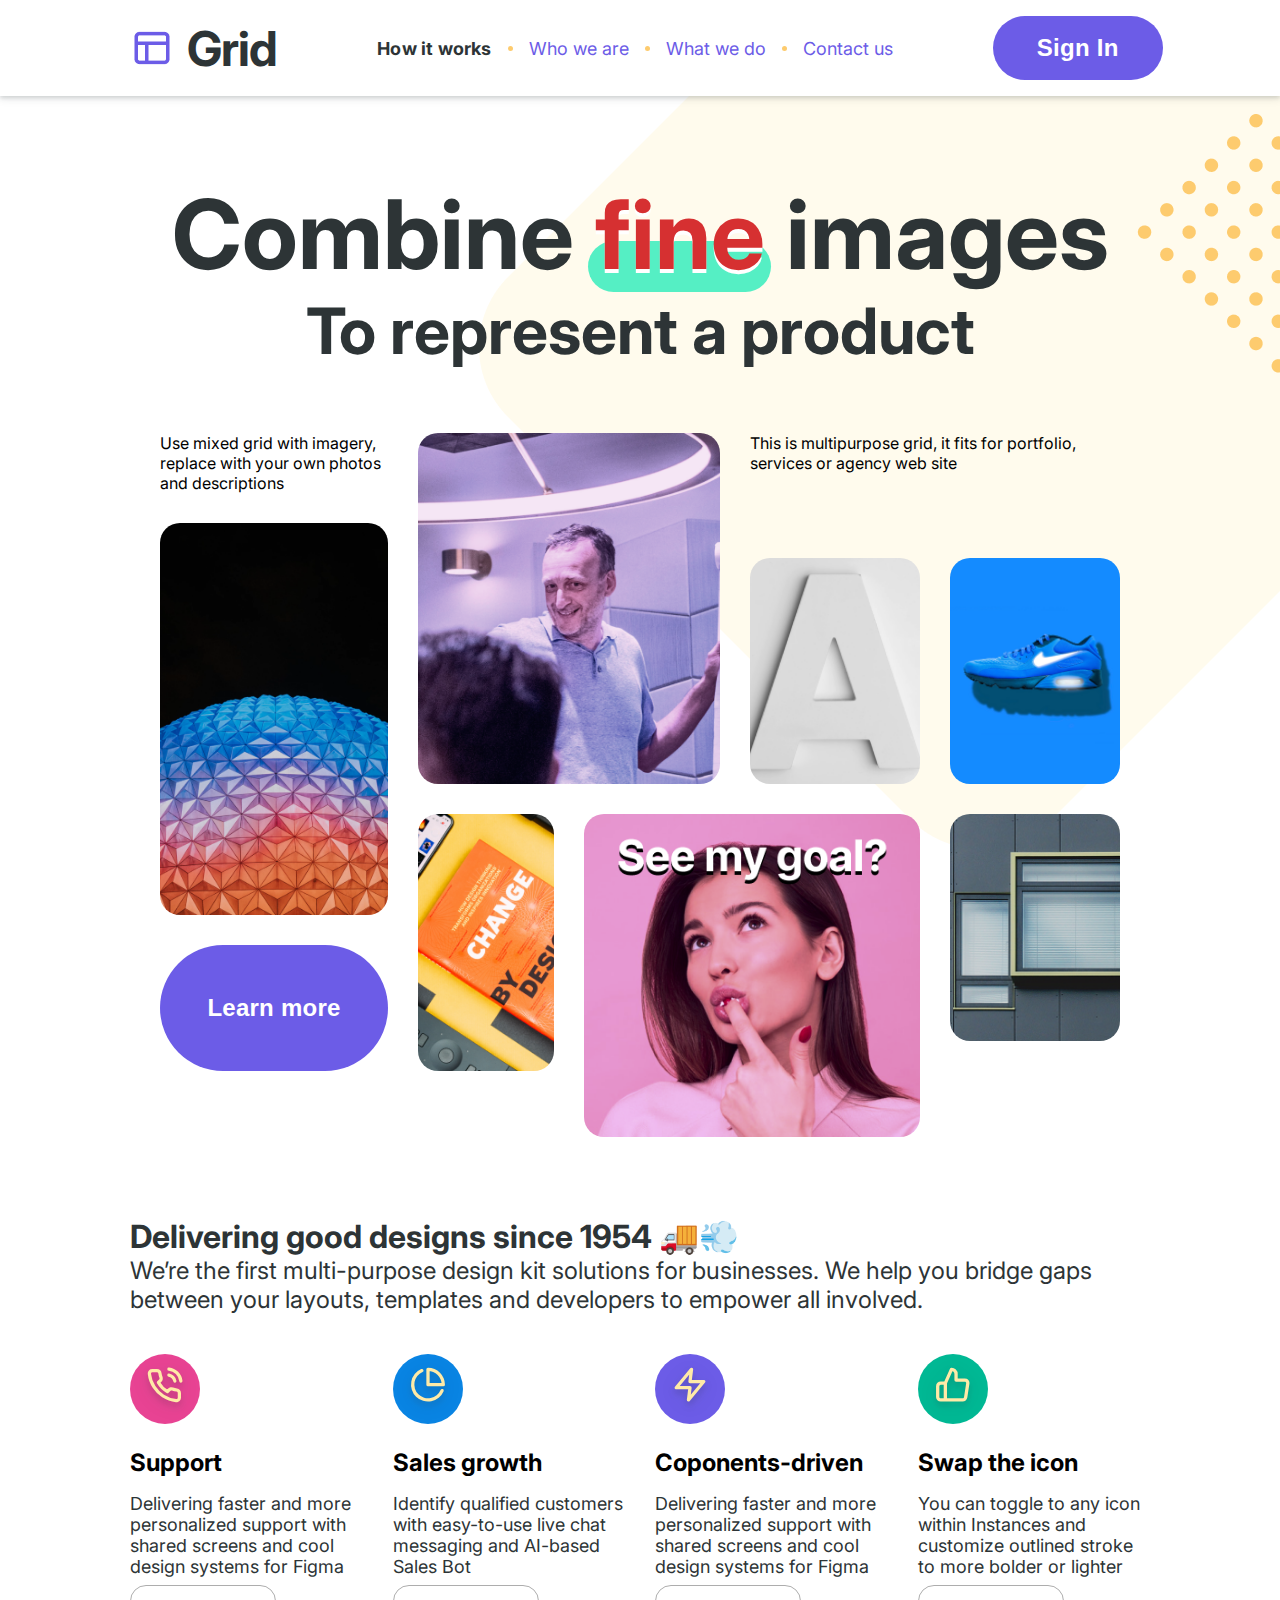
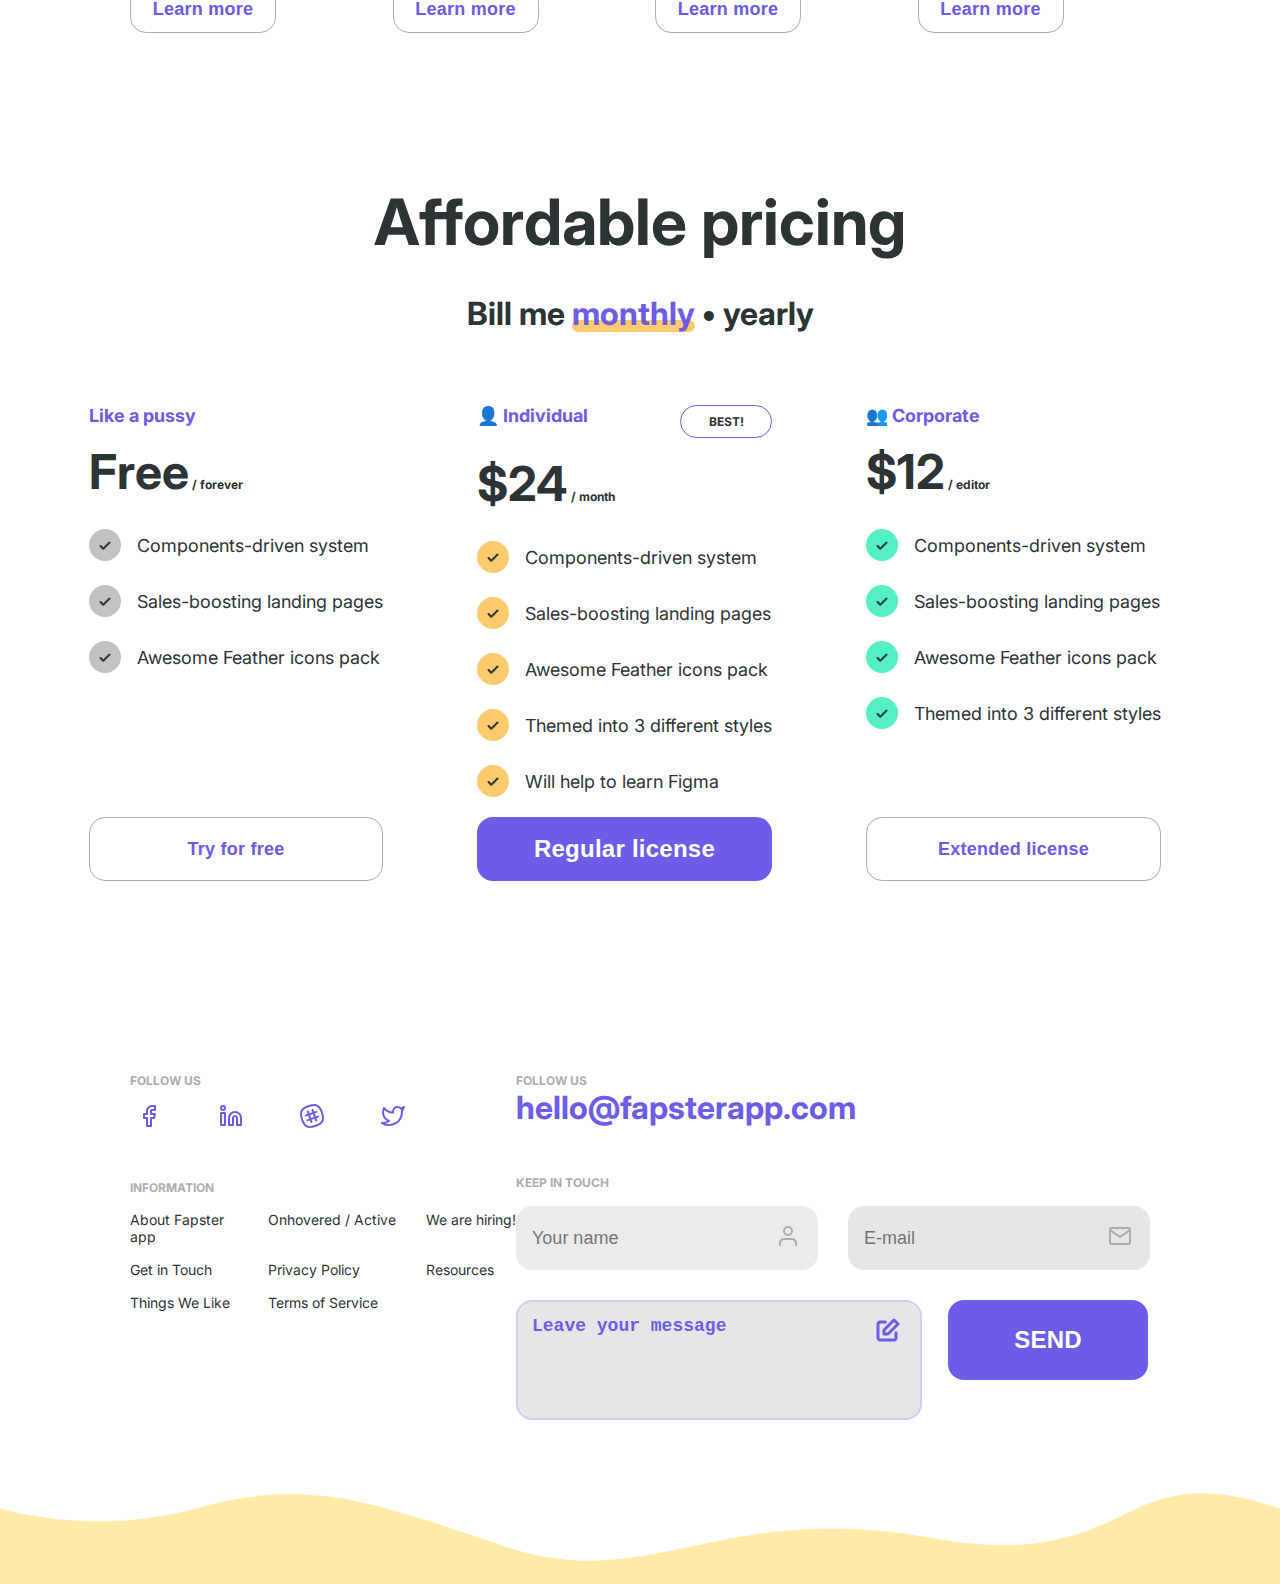
<file: website-layout/index.html>
<!DOCTYPE html>
<html lang="en">
  <head>
    <meta charset="UTF-8" />
    <meta http-equiv="X-UA-Compatible" content="IE=edge" />
    <meta name="viewport" content="width=device-width, initial-scale=1.0" />
    <link
      href="https://fonts.googleapis.com/css2?family=Inter:wght@300;400;500&display=swap"
      rel="stylesheet"
    />
    <link rel="stylesheet" href="./css/style.css" />
    <title>The first excercise - website layout creation</title>
  </head>
  <body>
    <div class="header">
      <!--Header part with logo, navbar and "sign in" button -->
      <div class="header-line">
        <div class="header-logo">
          <img src="./pictures/header-logo-icon.png" alt="" />
          <span class="header-logo-title">Grid</span>
        </div>
        <div class="nav">
          <a class="nav-item-separated" href="@">How it works</a>
          <div class="nav-item-point"></div>
          <a class="nav-item" href="@">Who we are</a>
          <div class="nav-item-point"></div>
          <a class="nav-item" href="@">What we do</a>
          <div class="nav-item-point"></div>
          <a class="nav-item" href="@">Contact us</a>
        </div>
        <button class="header-btn button-dark button-rounded-shape">
          Sign In
        </button>
      </div>
      <!--Header introduction part-->
      <div class="header-intro">
        <img
          class="background-figure-one"
          src="./pictures/Background-shape-2.png"
          alt=""
        />
        <img
          class="background-figure-dotted"
          src="./pictures/Background-shape-dots-1.png"
          alt=""
        />
        <div class="header-intro-text">
          <div class="intro-title">
            Combine
            <span>fine</span>
            images
          </div>
          <div class="intro-subtitle">
            To represent a product
          </div>
        </div>
        <div class="header-intro-grid-frame">
          <!--Grid combination of text, pictures and a button-->
          <div class="intro-grid-text-one">
            Use mixed grid with imagery, replace with your own photos and
            descriptions
          </div>
          <div class="intro-grid-text-two">
            This is multipurpose grid, it fits for portfolio, services or agency
            web site
          </div>
          <img
            class="intro-grid-pic-one"
            src="./pictures/grid-picture-one.png"
            alt="smily-man"
          />
          <img
            class="intro-grid-pic-two"
            src="./pictures/grid-picture-two.png"
            alt=""
          />
          <img
            class="intro-grid-pic-three"
            src="./pictures/grid-picture-three.png"
            alt=""
          />
          <img
            class="intro-grid-pic-four"
            src="./pictures/grid-picture-four.png"
            alt=""
          />
          <img
            class="intro-grid-pic-five"
            src="./pictures/grid-picture-five.png"
            alt=""
          />
          <img
            class="intro-grid-pic-six"
            src="./pictures/grid-picture-six.png"
            alt=""
          />
          <img
            class="intro-grid-pic-seven"
            src="./pictures/grid-picture-seven.png"
            alt=""
          />
          <button class="intro-grid-btn button-dark button-rounded-shape">
            Learn more
          </button>
        </div>
      </div>
    </div>
    <!--About services-->
    <section class="services">
      <h2 class="services-title">Delivering good designs since 1954 🚚💨</h2>
      <div class="services-subtitle">
        We’re the first multi-purpose design kit solutions for businesses. We
        help you bridge gaps between your layouts, templates and developers to
        empower all involved.
      </div>
      <div class="service-cards">
        <div class="service-card">
          <img
            class="service-picture-one"
            src="./pictures/icon-phone-call.svg"
            alt=""
          />
          <div class="service-title">
            Support
          </div>
          <div class="service-text">
            Delivering faster and more personalized support with shared screens
            and cool design systems for Figma
          </div>
          <button class="service-btn button-light button-standard-shape">
            Learn more
          </button>
        </div>
        <div class="service-card">
          <img
            class="service-picture-two"
            src="./pictures/icon-pie-chart.svg"
            alt=""
          />
          <div class="service-title">
            Sales growth
          </div>
          <div class="service-text">
            Identify qualified customers with easy-to-use live chat messaging
            and AI-based Sales Bot
          </div>
          <button class="service-btn button-light button-standard-shape">
            Learn more
          </button>
        </div>
        <div class="service-card">
          <img
            class="service-picture-three"
            src="./pictures/icon-zap.svg"
            alt=""
          />

          <div class="service-title">
            Coponents-driven
          </div>
          <div class="service-text">
            Delivering faster and more personalized support with shared screens
            and cool design systems for Figma
          </div>
          <button class="service-btn button-light button-standard-shape">
            Learn more
          </button>
        </div>
        <div class="service-card">
          <img
            class="service-picture-four"
            src="./pictures/icon-thumbs-up.svg"
            alt=""
          />
          <div class="service-title">
            Swap the icon
          </div>
          <div class="service-text">
            You can toggle to any icon within Instances and customize outlined
            stroke to more bolder or lighter
          </div>
          <button class="service-btn button-light button-standard-shape">
            Learn more
          </button>
        </div>
      </div>
    </section>
    <!--The prices for services-->
    <section class="prices">
      <h1 class="prices-title">
        Affordable pricing
      </h1>
      <div class="prices-subtitle">
        Bill me
        <span>monthly</span>
        • yearly
      </div>
      <div class="prices-info-cards">
        <div class="prices-info-card">
          <div class="container">
            <div class="price-info-title">Like a pussy</div>
            <div class="price-info-sum">
              <span>Free</span>
              / forever
            </div>
            <ul class="price-info-points">
              <li>Components-driven system</li>
              <li>Sales-boosting landing pages</li>
              <li>Awesome Feather icons pack</li>
            </ul>
          </div>
          <button class="price-btn button-light button-standard-shape">
            Try for free
          </button>
        </div>
        <div class="prices-info-card">
          <div class="container">
            <div class="price-info-title">
              👤 Individual
              <div class="price-alpha-badge">BEST!</div>
            </div>
            <div class="price-info-sum">
              <span>$24</span>
              / month
            </div>
            <ul class="price-info-points">
              <li>Components-driven system</li>
              <li>Sales-boosting landing pages</li>
              <li>Awesome Feather icons pack</li>
              <li>Themed into 3 different styles</li>
              <li>Will help to learn Figma</li>
            </ul>
          </div>
          <button class="price-btn button-dark button-standard-shape">
            Regular license
          </button>
        </div>
        <div class="prices-info-card">
          <div class="container">
            <div class="price-info-title">👥 Corporate</div>
            <div class="price-info-sum">
              <span>$12</span>
              / editor
            </div>
            <ul class="price-info-points">
              <li>Components-driven system</li>
              <li>Sales-boosting landing pages</li>
              <li>Awesome Feather icons pack</li>
              <li>Themed into 3 different styles</li>
            </ul>
          </div>
          <button class="price-btn button-light button-standard-shape">
            Extended license
          </button>
        </div>
      </div>
    </section>
    <!--Footer-part of the layout-->
    <footer class="footer">
      <!--Left side of the footer with links about services-->
      <div class="footer-left-side">
        <div class="social-networks">
          <div class="social-networks-title">FOLLOW US</div>
          <div class="social-networks-pictures">
            <a href="@">
              <img src="./pictures/icon-facebook.svg" alt="facebook" />
            </a>
            <a href="@">
              <img src="./pictures/icon-linkedin.svg" alt="linkedIn" />
            </a>
            <a href="@"><img src="./pictures/icon-slack.svg" alt="slack" /></a>
            <a href="@">
              <img src="./pictures/icon-twitter.svg" alt="twitter" />
            </a>
          </div>
        </div>
        <div class="information-points">
          <h3 class="information-points-title">INFORMATION</h3>
          <div class="info-links">
            <a href="@"><span>About Fapster app</span></a>
            <a href="@"><span>Get in Touch</span></a>
            <a href="@"><span>Things We Like</span></a>
            <a href="@"><span>Onhovered / Active</span></a>
            <a href="@"><span>Privacy Policy</span></a>
            <a href="@"><span>Terms of Service</span></a>
            <a href="@"><span>We are hiring!</span></a>
            <a href="@"><span>Resources</span></a>
          </div>
        </div>
      </div>
      <!--Right side of the footer with email-adress and form-->
      <div class="messages-sending">
        <div class="our-email-info-title">FOLLOW US</div>
        <div class="our-email-info">
          hello@fapsterapp.com
        </div>
        <div class="messages">
          <div class="messages-area-title">KEEP IN TOUCH</div>
          <form class="messages-form">
            <div class="empty-container">
              <div class="name-input-field">
                <input type="text" placeholder="Your name" />
                <div class="empty-container"></div>
              </div>
              <div class="email-input-field">
                <input type="text" placeholder="E-mail" />
                <div class="empty-container"></div>
              </div>
            </div>
            <div class="empty-container-bottom">
              <div class="message-input-text">
                <textarea placeholder="Leave your message"></textarea>
                <div class="empty-container"></div>
              </div>
              <button class="footer-btn button-dark button-standard-shape">
                SEND
              </button>
            </div>
          </form>
        </div>
      </div>
    </footer>
  </body>
</html>
</file>
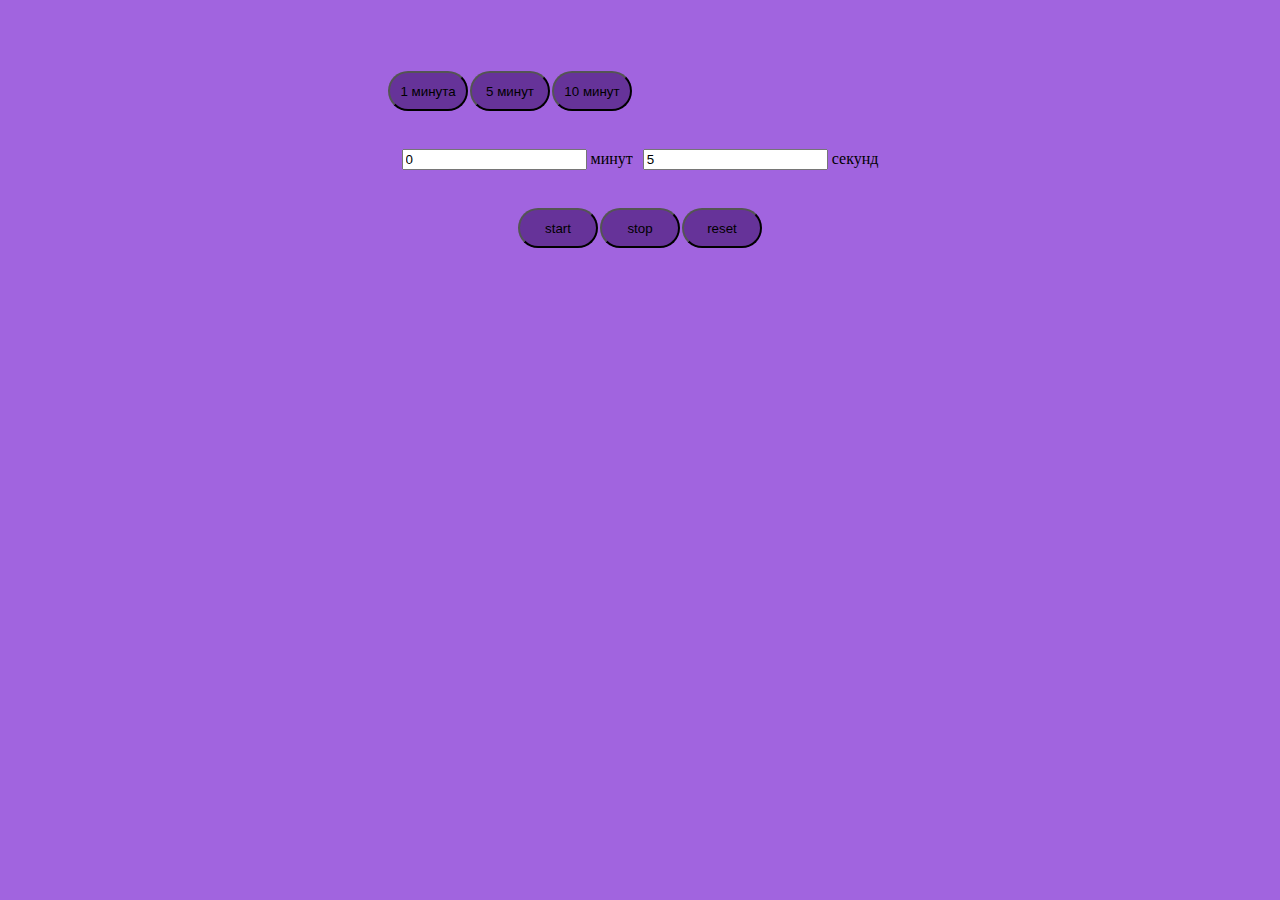
<file: slider-counter/counter/index.html>
<!DOCTYPE html>
<html lang="en">
  <head>
    <meta charset="UTF-8" />
    <meta http-equiv="X-UA-Compatible" content="IE=edge" />
    <meta name="viewport" content="width=device-width, initial-scale=1.0" />
    <link rel="stylesheet" href="style.css" />
    <title>Countdown timer</title>
  </head>
  <body>
    <main>
      <div class="timer-container">
        <div class="minutes-buttons">
          <button id="btn-minute" class="btn">1 минута</button>
          <button id="btn-5minutes" class="btn">5 минут</button>
          <button id="btn-10minutes" class="btn">10 минут</button>
        </div>
        <div class="inputs">
          <div class="input-form">
            <input id="minutes" />
            минут
          </div>
          <div class="input-form">
            <input id="seconds" />
            секунд
          </div>
        </div>
        <div class="control-buttons">
          <button id="btn-start" class="btn">start</button>
          <button id="btn-stop" class="btn">stop</button>
          <button id="btn-reset" class="btn">reset</button>
        </div>
        <audio id="melody" src="sounds/victory.mp3"></audio>
      </div>
    </main>
    <script src="script.js"></script>
  </body>
</html>
</file>
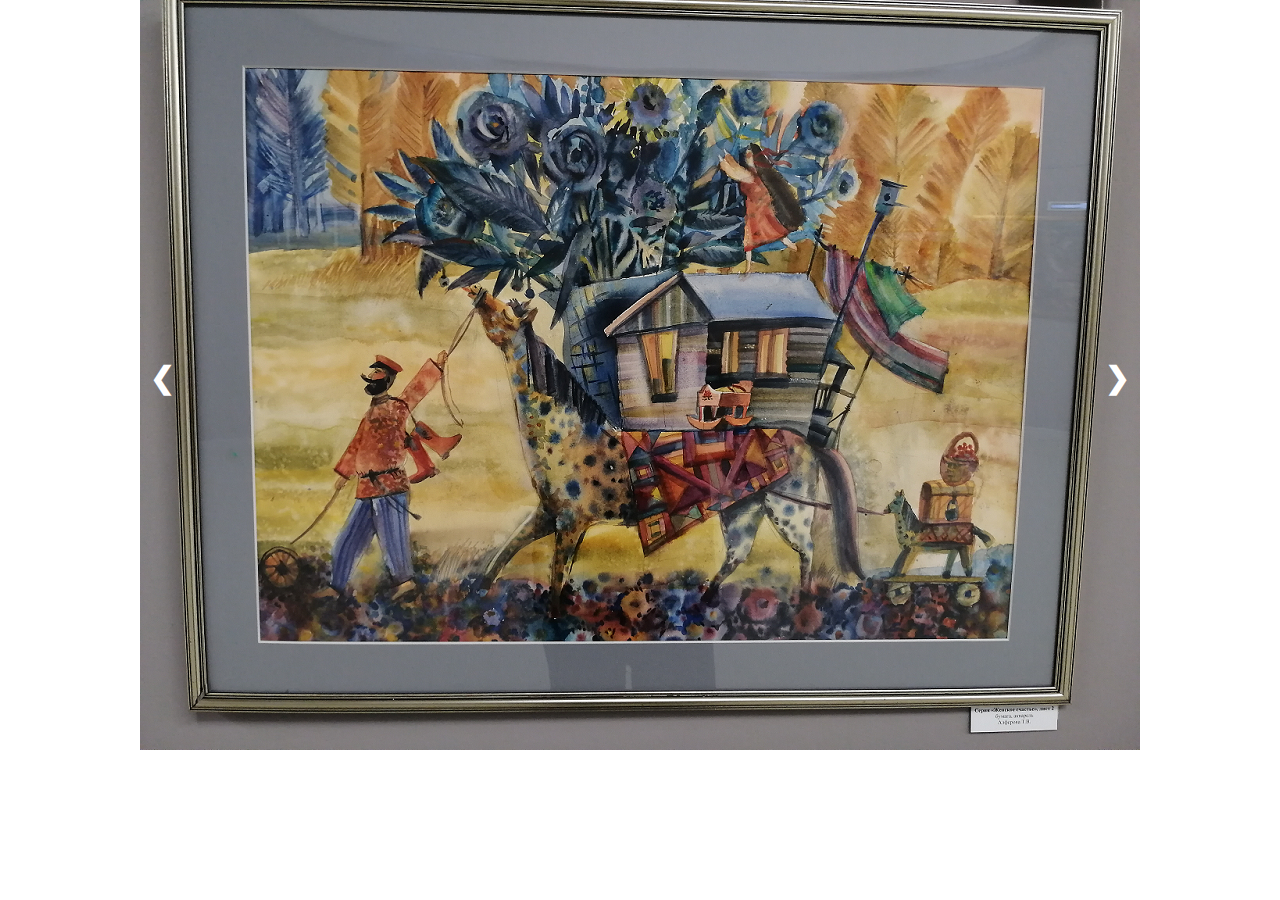
<file: slider-counter/slider/index.html>
<!DOCTYPE html>
<html lang="en">
  <head>
    <meta charset="UTF-8" />
    <meta http-equiv="X-UA-Compatible" content="IE=edge" />
    <meta name="viewport" content="width=device-width, initial-scale=1.0" />
    <link rel="stylesheet" href="style.css" />
    <title>Automatic image slider</title>
  </head>
  <body>
    <main>
      <div class="slider">
        <div class="slide fade">
          <div class="slide-image">
            <img src="./img/picture_01.png" alt="picture_1" />
          </div>
        </div>
        <div class="slide fade">
          <div class="slide-image">
            <img src="./img/picture_02.png" alt="picture_2" />
          </div>
        </div>
        <div class="slide fade">
          <div class="slide-image">
            <img src="./img/picture_03.png" alt="picture_3" />
          </div>
        </div>
        <div class="slide fade">
          <div class="slide-image">
            <img src="./img/picture_04.png" alt="picture_4" />
          </div>
        </div>
        <div class="slide fade">
          <div class="slide-image">
            <img src="./img/picture_05.png" alt="picture_5" />
          </div>
        </div>
        <a id="prev">&#10094;</a>
        <a id="next">&#10095;</a>
      </div>
    </main>
    <script src="script.js"></script>
  </body>
</html>
</file>
<file: website-layout/css/style.css>
:root {
  --white-color: #fff;
  --completely-black-color: #000;
  --black-color: #2D3436;
  --soft-gray-color: #C2C2C2;
  --light-gray-color: #ADADAD;
  --violet-color: #6C5CE7;
  --dark-yellow-color: #FDCB6E;
  --red-color: #D63031;
  --light-green-color:#55EFC4; 
  --green-color: #00B894;
  --pink-color: #E84393;
  --blue-color: #0984E3;
  --animation: 0.5s ease;
	--font-bold: 700;
	--font-standard: 400;
}
body {
  background-color: var(--white-color);
  margin: 0;
  font-family: 'Inter', sans-serif;
}
/*-----Here are common styles of buttons ------------------------------*/
.button-dark {
  background-color: var(--violet-color);
  color: var(--white-color);
  text-decoration: none;
  font-weight: var(--font-bold);
  font-size: 24px;
  letter-spacing: 0.25px;
  border: none;		
}
.button-light {
  background-color: var(--white-color);
  color: var(--violet-color);
  font-weight: var(--font-bold);
  font-size: 24px;
  letter-spacing: 0.25px;
  border: 1px solid var(--light-gray-color);
}
.button-rounded-shape {
  border-radius: 999px;
}
.button-standard-shape {
  border-radius: 16px;
}
/*------Header-------*/
/*---header-line with the logo, 
navbar and sign in button ----*/
.header-line {
  padding: 16px 0px;
  display: flex; 
  align-items: center;
  justify-content: center;
  box-shadow: 0px 2px 4px rgba(38, 50, 56, 0.16), 0px 4px 8px rgba(38, 50, 56, 0.08);
}
.header-logo {
  background-color: var(--white-color);
  display: flex;
  align-items: center;
}
.header-logo-title {
  color:var(--black-color);
  text-decoration: none;
  font-weight: var(--font-bold);
  font-size: 48px;
  letter-spacing: -1px;
  align-items: flex-end;
}
.nav {
  display: flex;
	align-items: center;
	margin: 0 100px;
}
.nav-item-separated {
  color:var(--black-color);
  text-decoration: none;
  font-weight: var(--font-bold);
  font-size: 18px;
  letter-spacing: 0.2px;
}
.nav-item {
  color: var(--violet-color);
  text-decoration: none;
  font-weight: var(--font-standard);
  font-size: 18px;
}
.nav-item-point {
  background-color: var(--dark-yellow-color);
  border-radius: 50%;
  height: 5px;
	width: 5px;
	margin: 0 16px;
}
.header-btn {
  height: 64px;
  width: 170px;
}
/*----The background figures---*/
.background-figure-one{
	position: absolute;
	top: 0;
	right: 0;
  opacity: 0.5;
	z-index: -2;
}
.background-figure-dotted{
	position: absolute;
	top: 18px;
	right: 0;
  z-index: -2;
}
/*----Header info and grid mixture----*/
.header-intro {
  position: relative;
	display: flex;
  flex-direction: column;
  align-items: center;
}
.header-intro-text {
  display: flex;
	flex-direction: column;
	align-items: center;
	padding-top: 80px;
	padding-bottom: 64px;
}
.intro-title {
  position: relative;
  font-size: 96px;
  font-weight: var(--font-bold);
  color: var(--black-color);
}
.intro-subtitle {
  position: relative;
  font-size: 64px;
  font-weight: var(--font-bold);
  color: var(--black-color);
}
.intro-title span {
	position: relative;
	color:  var(--red-color);
	text-shadow: 0px 4px 0px var(--white-color);
}
.intro-title span::after {
  position: absolute;
  content: '';
  display: block;
  width: 108%;
	height: 51px;
	border-radius: 999px;
	background: var(--light-green-color);
	left: -4%;
	bottom: 0;
	z-index: -1;
}
.header-intro-grid-frame {
	display: grid;
	grid-gap: 30px;
	grid-template-columns: repeat(5, auto);
	grid-template-rows: repeat(7, auto);
	width: 75%;
}
.header-intro-grid-frame img {
	width: 100%;
	height: 100%;
	border-radius: 20px;
	object-fit: cover;
}
.intro-grid-text-one {
	grid-column: 1 / 2;
	grid-row: 1 / 2;
}
.intro-grid-pic-one {
  grid-column: 2 / 4;
  grid-row: 1 / 4;
}
.intro-grid-text-two {
	grid-column: 4 / 6;
	grid-row: 1 / 3;
}
.intro-grid-pic-two {
  grid-column: 1 / 2;
  grid-row: 2 / 5;
}
.intro-grid-pic-three {
  grid-column: 4 / 5;
  grid-row: 3 / 4;
}
.intro-grid-pic-four {
  grid-column: 5 / 6;
  grid-row: 3 / 4;
}
.intro-grid-pic-five {
  grid-column: 2 / 3;
  grid-row: 4 / 7;
}
.intro-grid-pic-six {
  grid-column: 3 / 5;
  grid-row: 4 / 8;
}
.intro-grid-pic-seven {
  grid-column: 5 / 6;
  grid-row: 4 / 6;
}
.intro-grid-btn {
  grid-column: 1 / 2;
  grid-row: 5 / 7;
}
/*------Services description section-------*/
.services {
  padding: 80px 130px;
}
.services-title {
	font-size: 32px;
	color: var(--black-color);
	font-weight: var(--font-bold);
	margin: 0;    
}
.services-subtitle {
	font-size: 24px;
	color: var(--black-color);
	font-weight: var(--font-standard);
	margin-top: 15px;
	margin: 0;    
}
.service-cards {
	display: grid;
	grid-template-columns: repeat(4, 1fr);
	grid-gap: 30px;
  margin-top: 40px;
}
.service-card {
	display: flex;
	flex-direction: column;
}
.service-picture-one {
	background: var(--pink-color);
  border-radius: 50%;
	width: 70px;
	height: 70px;
}
.service-picture-two {
	background: var(--blue-color);
	border-radius: 50%;
	width: 70px;
	height: 70px;
}
.service-picture-three {
	background: var(--violet-color);
  border-radius: 50%;
	width: 70px;
	height: 70px;
}
.service-picture-four {
	background: var(--green-color);
  border-radius: 50%;
	width: 70px;
	height: 70px;
}
.service-title {
	font-size: 24px;
  font-weight: var(--font-bold);
	margin-top: 24px;
  color: var(--dark-grey-color);
}
.service-text {
	font-size: 18px;
  font-weight: var(--font-standard);
	margin-top: 16px;
  color: var(--black-color);
	padding-bottom: 8px;
}
.service-btn {
  width: 146px;
	height: 48px;
  margin-top: auto;
  font-size: 18px;
}
/*------Prices section ------*/
.prices {
	display: flex;
	flex-direction: column;
	align-items: center;
  padding: 70px 0 80px;
}
.prices-title {
  font-size: 64px;
  font-weight: var(--font-bold);
	color:  var(--black-color);
  margin:0;
}
.prices-subtitle {
	font-size: 32px;
  font-weight: var(--font-bold);
	color:  var(--black-color);
	margin-top: 34px;
}
.prices-subtitle span {
	position: relative;
	color:  var(--violet-color);
}
.prices-subtitle span::after {
	position: absolute;
	bottom: 1px;
	left: 0;
	content: '';
	display: block;
	width: 100%;
	height:  12px;
	background: var(--dark-yellow-color);
	border-radius: 999px;
	z-index: -1;
}
.prices-info-cards {
	display: flex;
	margin-top: 40px;
}
.prices-info-card {
	position: relative;
	display: flex;
  flex-direction: column;
  justify-content: space-between;
	margin-right: 30px;
	padding: 32px;
	border-radius: 16px;
	background-color: var(--white-color);
	transition: box-shadow var(--animation);
}
.prices-info-card::after {
	position: absolute;
	background: url('../pictures/Wiggle.png') no-repeat center;
	bottom: -30px;
	left: -30px;
	content: '';
	display: block;
	width: 200px;
	height: 130px;
	z-index: -1;
	opacity: 0;
	transition: opacity var(--animation), transform var(--animation);
	transform: translate(10px, -10px);
	
}
.prices-info-card:hover {
	box-shadow: 0px 8px 8px rgba(38, 50, 56, 0.12), 0px 16px 24px rgba(38, 50, 56, 0.08);
}
.prices-info-card:hover::after {
	opacity: 1;
	transform: translate(0px, 0px);
}
.price-btn {
	font-size: 18px;
	font-weight: var(--font-bold);
  margin-top: 20px;
	height: 64px;
}
.prices-info-card:nth-child(2) .price-btn {
	font-size: 24px;
}
.price-info-title {
	display: flex;
	justify-content: space-between;
	color: var(--violet-color);
  font-size: 18px;
	font-weight: var(--font-bold);
}
.price-info-sum {
	margin-top: 16px;
	color: var(--black-color);
	font-size: 12px;
  font-weight: var(--font-bold);
}
.price-info-sum span {
	font-size: 48px;
}
.price-alpha-badge {
	text-align: center;
	font-size: 12px;
	font-weight: var(--font-bold);
	color: var(--black-color);
	padding: 8px;
	border: 1px solid var(--violet-color);
	border-radius: 99px;
	width: 74px;
}
.price-info-points {
	margin-top: 28px;
	margin-bottom: 0;
	padding: 0;
	list-style-type: none;
}
.price-info-points li {
	display: flex;
	align-items: center;
	margin-top: 24px;
	color: var(--black-color);;
	font-size: 18px;
  font-weight: var(--font-standard);
}
.price-info-points li:first-child {
	margin-top: 0;
}
.price-info-points li::before {
	content: '';
	display: block;
	width: 32px;
	height: 32px;
	border-radius: 999px;
	margin-right: 16px;
	background: var(--soft-gray-color) url('../pictures/seagal-small.png') no-repeat center;
}
.prices-info-card:nth-child(2) li::before {
	background-color: var(--dark-yellow-color);
}
.prices-info-card:nth-child(3) li::before {
	background-color: var(--light-green-color);
}
/*-------Footer --------*/
.footer {
  display: flex;
	justify-content: space-between;
  background: no-repeat url('../pictures/Wave.png');
	background-size: contain;
	background-position: bottom;
  padding: 80px 130px 136px 130px;
}
/*---Links to the social networks----*/
.social-networks a {
	margin-right: 37px;
	outline: none;
	text-decoration: none;
}
.social-networks-title {
	margin: 0;
	font-weight: var(--font-bold);
	font-size: 12px;
	color:  var(--light-gray-color);
}
.social-networks-pictures {
	margin-top: 8px;
}
.social-networks-pictures a:last-child {
	margin-right: 0;
}
/*----Links to the services of the footer----*/
.information-points-title {
	margin: 0;
	margin-top: 40px;
	font-weight: var(--font-bold);
	font-size: 12px;
	color:  var(--light-gray-color);
}
.info-links {
	display: grid;
	grid-auto-flow: column;
	grid-template-rows: repeat(3, auto);
	margin-top: 16px;
	grid-row-gap: 16px;
	grid-column-gap: 30px;
}
.info-links a {
	font-size: 14px;
	font-weight: var(--font-standard);
	color: var(--black-color);
	text-decoration: none;
	outline: none;
}
.info-links a span {
	border-bottom: 1px solid transparent;
	transition: border-color var(--animation);
}
.info-links a:hover span{
	border-color: var(--black-color);
}
.info-links a:focus span {
	border-color: var(--black-color);
}
/*-----Form for email messages---- */
.our-email-info-title {
	margin: 0;
	font-weight: var(--font-bold);
	font-size: 12px;
	color:  var(--light-gray-color);
}
.our-email-info {
	font-size: 32px;
	font-weight: var(--font-bold);
	color: var(--violet-color);
}
.messages-area-title {
	margin: 0;
	margin-top: 48px;
	font-weight: var(--font-bold);
	font-size: 12px;
	color:  var(--light-gray-color);
}
.empty-container {
	display: flex;
}
.empty-container-bottom {
	display: flex;
	margin-bottom: 32px;
}
/*----Inputs for name and email*/
.empty-container:first-child {
	margin-bottom: 30px;
	margin-top: 16px;
}
.name-input-field {
	position: relative;
}
.name-input-field::after {
	position: absolute;
	top: 10px;
	right: 10px;
	content: '';
	display: block;
	width: 40px;
	height: 40px;
}
.name-input-field::after{
	background: url('../pictures/icon-user.svg') no-repeat;
}
.name-input-field > div {
	position: absolute;
	top: 0;
	left: 0;
	width: 100%;
	height: 100%;
	background: var(--light-gray-color);
	border-radius: 16px;
	opacity: .24;
	transition: opacity var(--animation);
	z-index: -1;
}
.name-input-field input {
	width:  270px;
	height:  48px;
	font-size: 18px;
	color:  var(--black-color);
	border: none;
	background: transparent;
	padding: 8px 16px;
	outline: none;
}
.name-input-field {
	margin-right: 30px;
}
/*----Email input----*/
.email-input-field {
	position: relative;
}
.email-input-field::after {
	position: absolute;
	top: 10px;
	right: 10px;
	content: '';
	display: block;
	width: 40px;
	height: 40px;
}
.email-input-field::after{
	background: url('../pictures/icon-mail.svg') no-repeat;
}
.email-input-field > div {
	position: absolute;
	top: 0;
	left: 0;
	width: 100%;
	height: 100%;
	background: var(--light-gray-color);
	border-radius: 16px;
	opacity: 0.3;
	transition: opacity var(--animation);
	z-index: -1;
}
.email-input-field input {
	width:  270px;
	height:  48px;
	font-size: 18px;
	color:  var(--black-color);
	border: none;
	background: transparent;
	padding: 8px 16px;
	outline: none;
}
/*-----Message textarea with button button---*/
.message-input-text {
	position: relative;
}
.message-input-text::after {
	position: absolute;
	top: 10px;
	right: 10px;
	content: '';
	display: block;
	width: 40px;
	height: 40px;
}
.message-input-text::after {
	background: url('../pictures/icon-edit.svg') no-repeat;
}
.message-input-text > div {
  position: absolute;
  top: 0;
  left: 0;
  width: 100%;
  height: 100%;
  background: var(--light-gray-color);
  border-radius: 16px;
  opacity: 0.3;
  transition: opacity var(--animation);
  z-index: -1;
  border: 2px solid var(--violet-color);
}
.messages-form textarea {
  width: 370px;
  height: 80px;
  padding: 16px;
  font-size: 18px;
  resize: none;
  background: transparent;
  border: none;
  outline: none;
  color:  var(--violet-color);
}
.messages-form textarea::placeholder {
  font-weight: var(--font-bold);
  color:  var(--violet-color);
}
.message-input-text {
  margin-right: 30px;
}
.footer-btn {
	width: 200px;
  height: 80px;
}
</file>
<file: slider-counter/counter/style.css>
body {
  background-color: rgb(161, 100, 223);
}
.minutes-buttons {
  display: flex;
  align-items: center;
  justify-content: center;
  padding-top: 5%;
  padding-right: 260px;
}
.inputs {
  display: flex;
  align-items: center;
  justify-content: center;
  padding-top: 3%;
}
.input-form {
  margin-right: 5px;
  margin-left: 5px;
}
.control-buttons {
  display: flex;
  align-items: center;
  justify-content: center;
  padding-top: 3%;
}
.btn {
  margin-left: 1px;
  margin-right: 1px;
  border-radius: 20px;
  height: 40px;
  width: 80px;
  background-color: rebeccapurple;
}
</file>
<file: slider-counter/slider/style.css>
* {
  box-sizing: border-box;
  font-family: Tahoma, Arial;
  padding: 0px;
  margin: 0px;
}
.slider {
  width: 1000px;
  margin: auto;
  position: relative;
}
.slider .fade {
  animation-name: fade;
  animation-duration: 0.5s;
}
@keyframes fade {
  from {
    opacity: 0.4;
  }
  to {
    opacity: 1;
  }
}
.slider #prev,
.slider #next {
  position: absolute;
  top: 50%;
  transform: translateY(-50%);
  color: #fff;
  font-weight: bold;
  padding: 10px;
  font-size: 30px;
  text-decoration: none;
}
.slider #next {
  right: 0px;
}
.slider #prev:hover {
  background: rgba(0, 0, 0, 0.6);
  border-top-right-radius: 3px;
  border-bottom-right-radius: 3px;
  cursor: pointer;
}
.slider #next:hover {
  background: rgba(0, 0, 0, 0.6);
  border-top-left-radius: 3px;
  border-bottom-left-radius: 3px;
  cursor: pointer;
}
</file>
